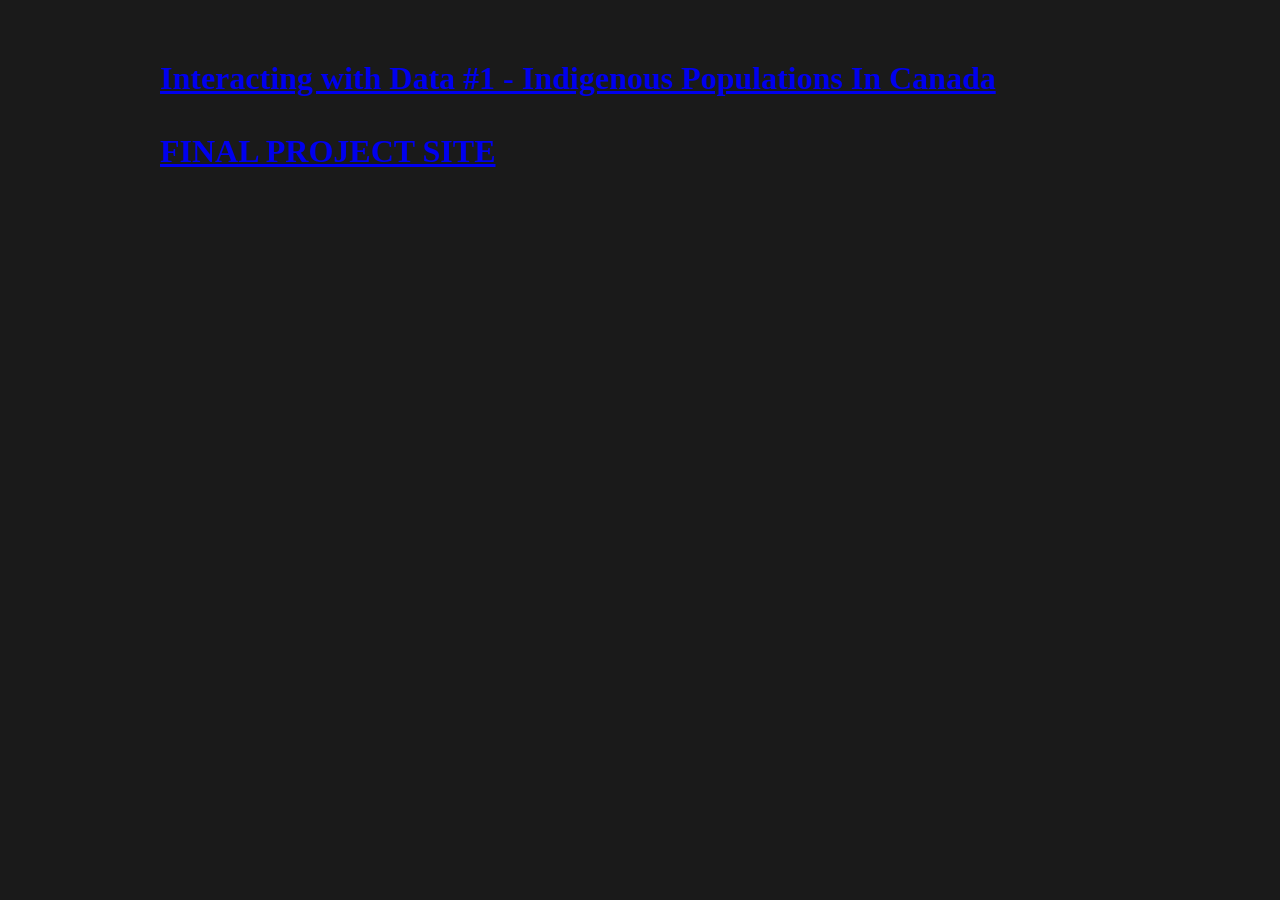
<file: index.html>
<!DOCTYPE html>
<html lang="en">
<head>
    <meta charset="UTF-8">
    <meta name="viewport" content="width=device-width, initial-scale=1.0">
    <link rel="stylesheet" href="style.css">
    <title>DataViz - Homepage</title>
</head>
<body>
    <a href="indigenous.html"><h1>Interacting with Data #1 - Indigenous Populations In Canada</h1></a>
    <a href="ghg_report.html"><h1>FINAL PROJECT SITE</h1></a>
</body>
</html>
</file>
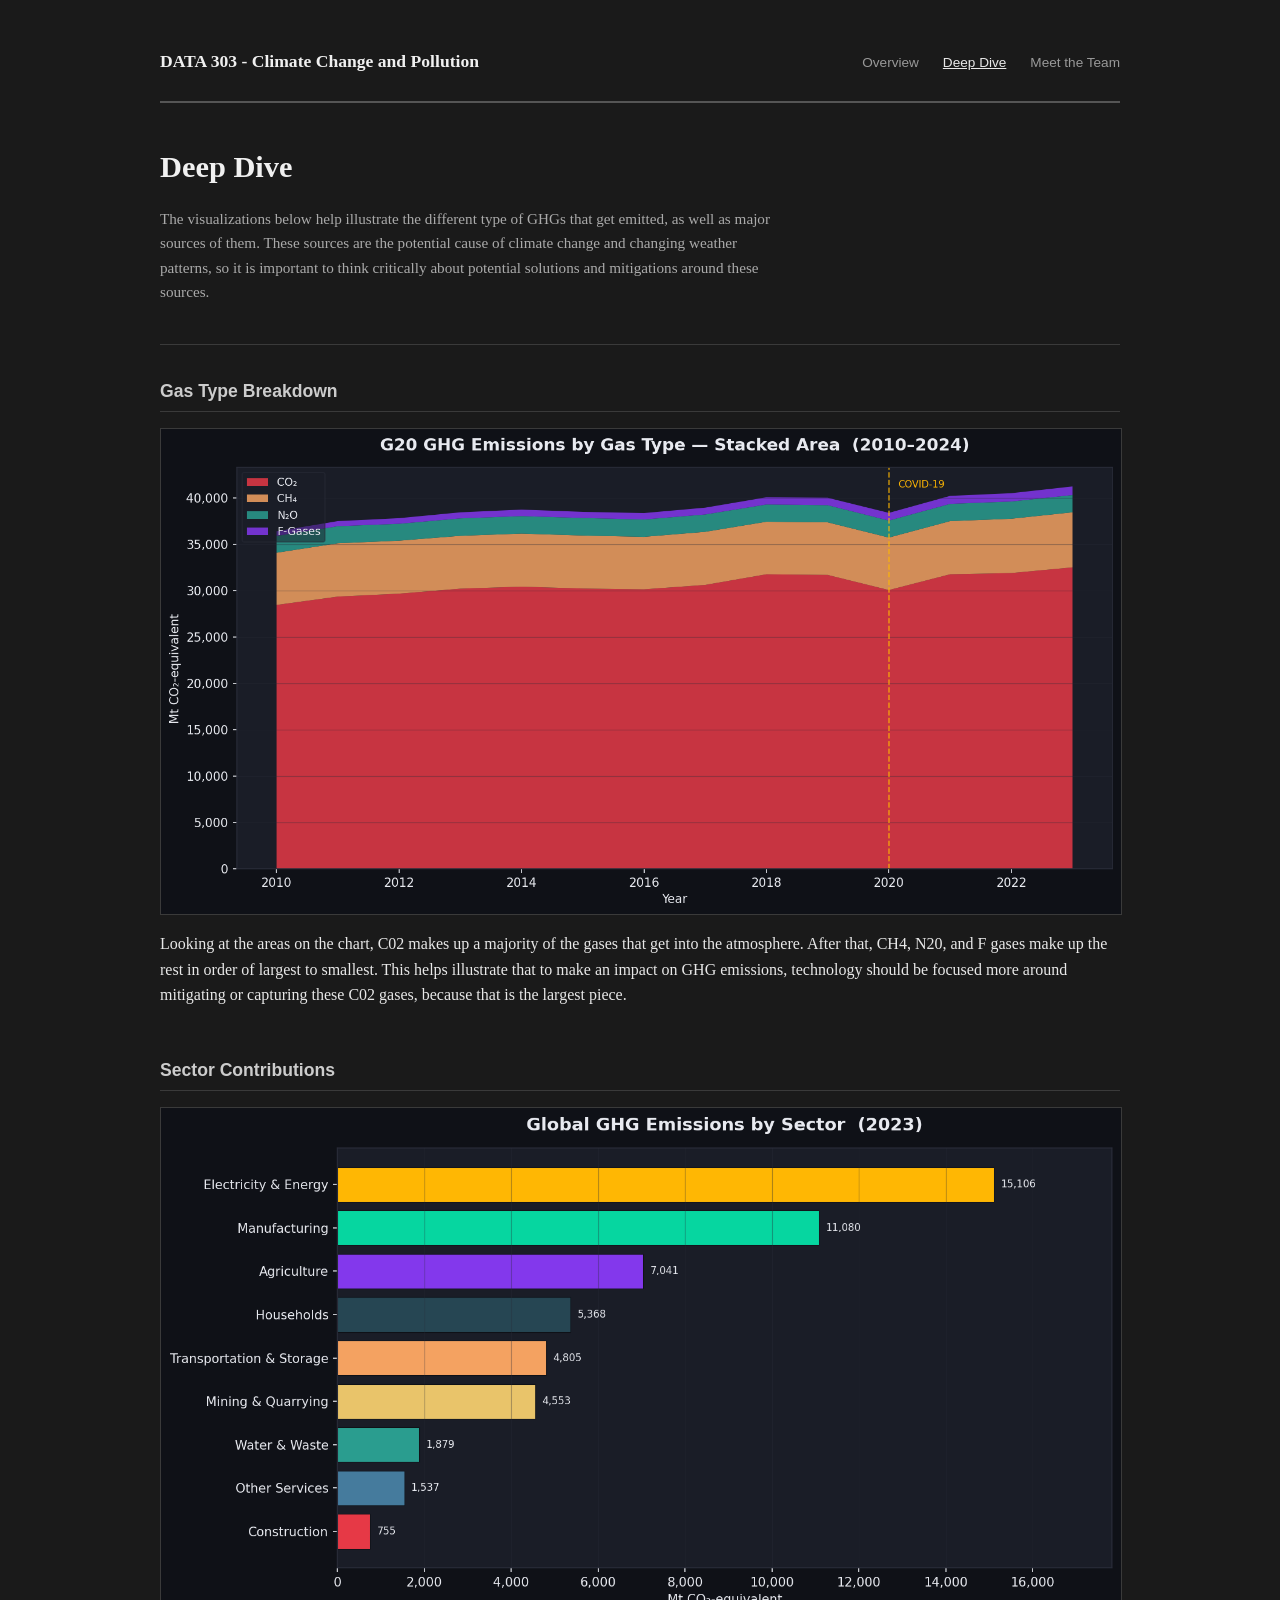
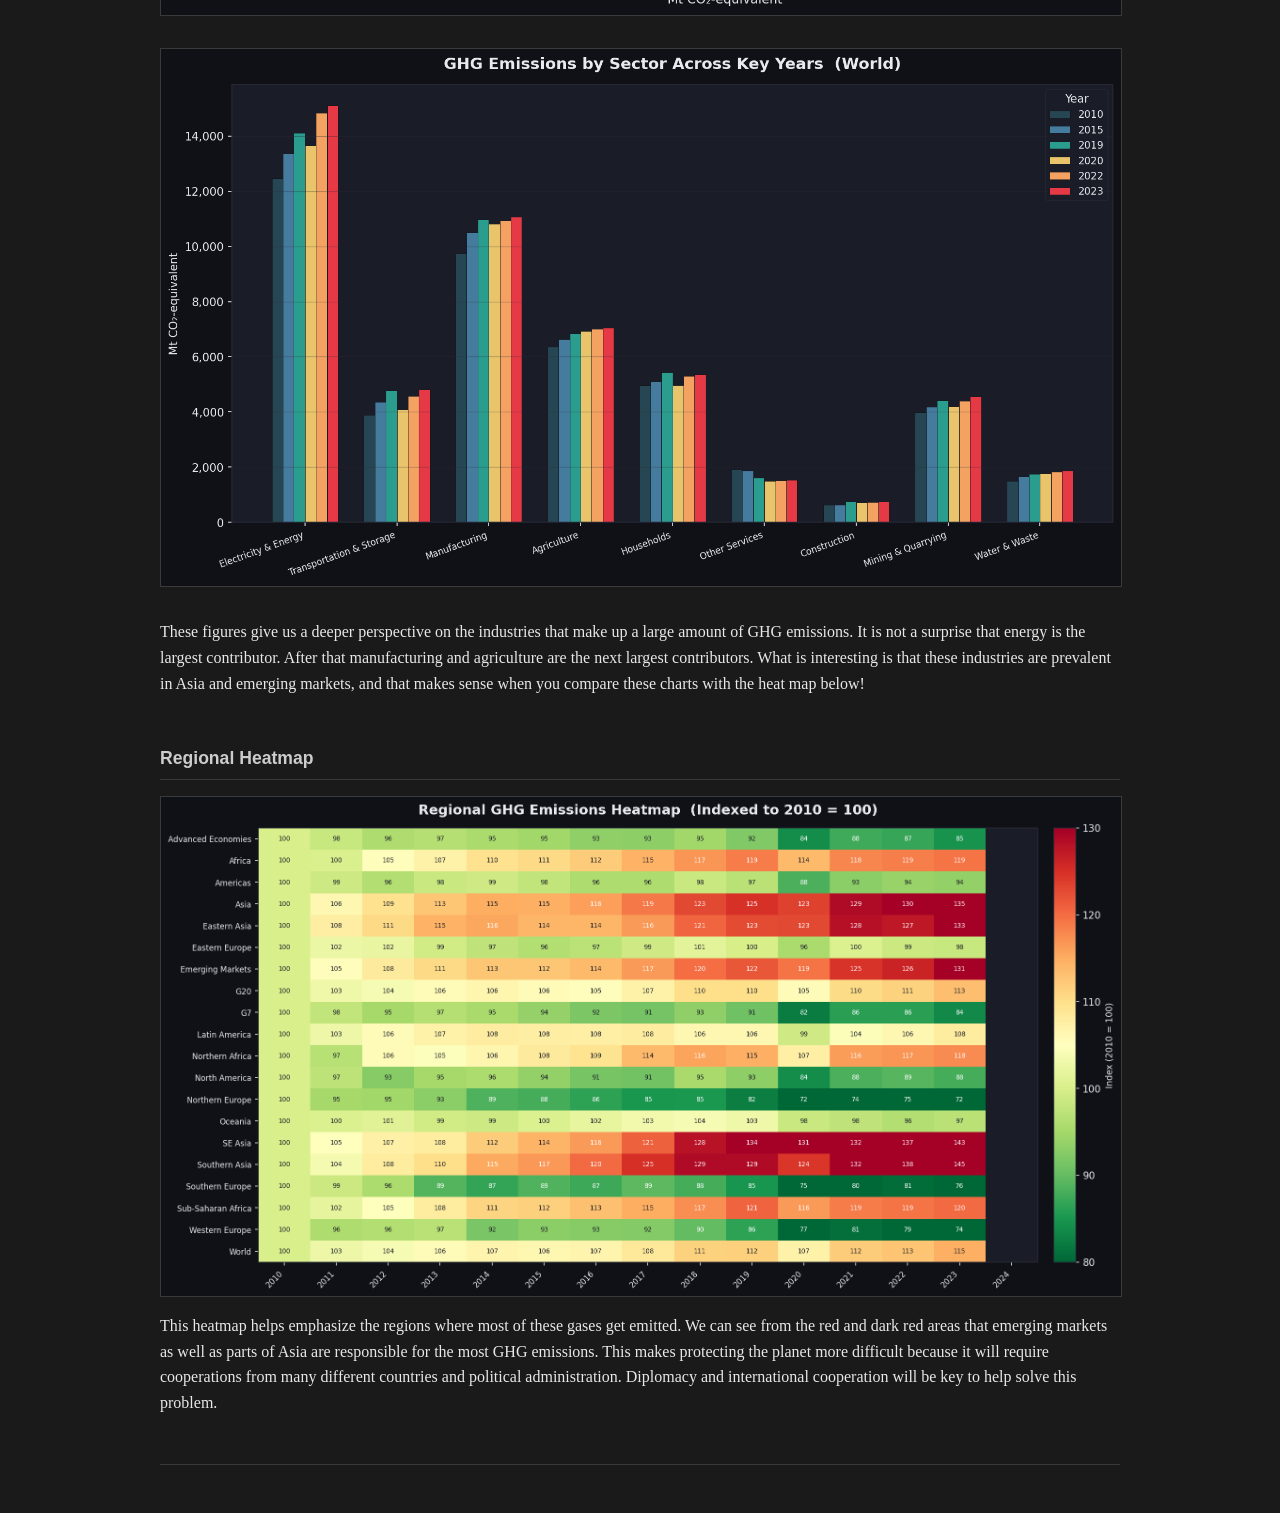
<file: deep_dive.html>
<!DOCTYPE html>
<html lang="en">
<head>
  <meta charset="UTF-8" />
  <meta name="viewport" content="width=device-width, initial-scale=1.0" />
  <link rel="stylesheet" href="style.css">
  <title>Deep Dive</title>
</head>
<body>

<nav>
  <h1>DATA 303 - Climate Change and Pollution</h1>
  <ul>
    <li><a href="ghg_report.html">Overview</a></li>
    <li><a href="#" class="active">Deep Dive</a></li>
    <li><a href="team.html" >Meet the Team</a></li>
  </ul>
</nav>

<div id="p2">

  <div class="page-header">
    <h2>Deep Dive</h2>
    <p>The visualizations below help illustrate the different type of GHGs that get emitted, as well as major sources of them.
    These sources are the potential cause of climate change and changing weather patterns, so it is important to think critically about
    potential solutions and mitigations around these sources.</p>
  </div>

  <div class="section">
    <h3>Gas Type Breakdown</h3>
    <div class="chart-block">
      <img src="02_gas_type_stacked_area.png" alt="Gas type stacked area" onclick="openLightbox(this.src)" />
      <p>
        Looking at the areas on the chart, C02 makes up a majority of the gases that get into the atmosphere. After that, CH4, N20, and F gases make up the rest in order of largest to smallest.
        This helps illustrate that to make an impact on GHG emissions, technology should be focused more around mitigating or capturing these C02 gases, because that is the largest piece.
      </p>
    </div>
  </div>

  <div class="section">
    <h3>Sector Contributions</h3>
      <div class="chart-block">
        <img src="03_sector_contributions.png" alt="Sector contributions" onclick="openLightbox(this.src)" />
      </div>
      <div class="chart-block">
        <img src="07_sector_race_grouped_bar.png" alt="Sector race grouped bar" onclick="openLightbox(this.src)" />
      </div>
    <p>
        These figures give us a deeper perspective on the industries that make up a large amount of GHG emissions. It is not a surprise that energy is the largest contributor.
        After that manufacturing and agriculture are the next largest contributors. What is interesting is that these industries are prevalent
        in Asia and emerging markets, and that makes sense when you compare these charts with the heat map below!
    </p>
  </div>

  <div class="section">
    <h3>Regional Heatmap</h3>
    <div class="chart-block">
      <img src="06_regional_heatmap.png" alt="Regional heatmap" onclick="openLightbox(this.src)" />
      <p>
        This heatmap helps emphasize the regions where most of these gases get emitted. We can see from the red and dark red areas
        that emerging markets as well as parts of Asia are responsible for the most GHG emissions. This makes protecting the planet more difficult
        because it will require cooperations from many different countries and political administration. Diplomacy and international cooperation will
        be key to help solve this problem.
      </p>
    </div>
  </div>

  <footer>
    
  </footer>
</div>

</body>
</html>
</file>
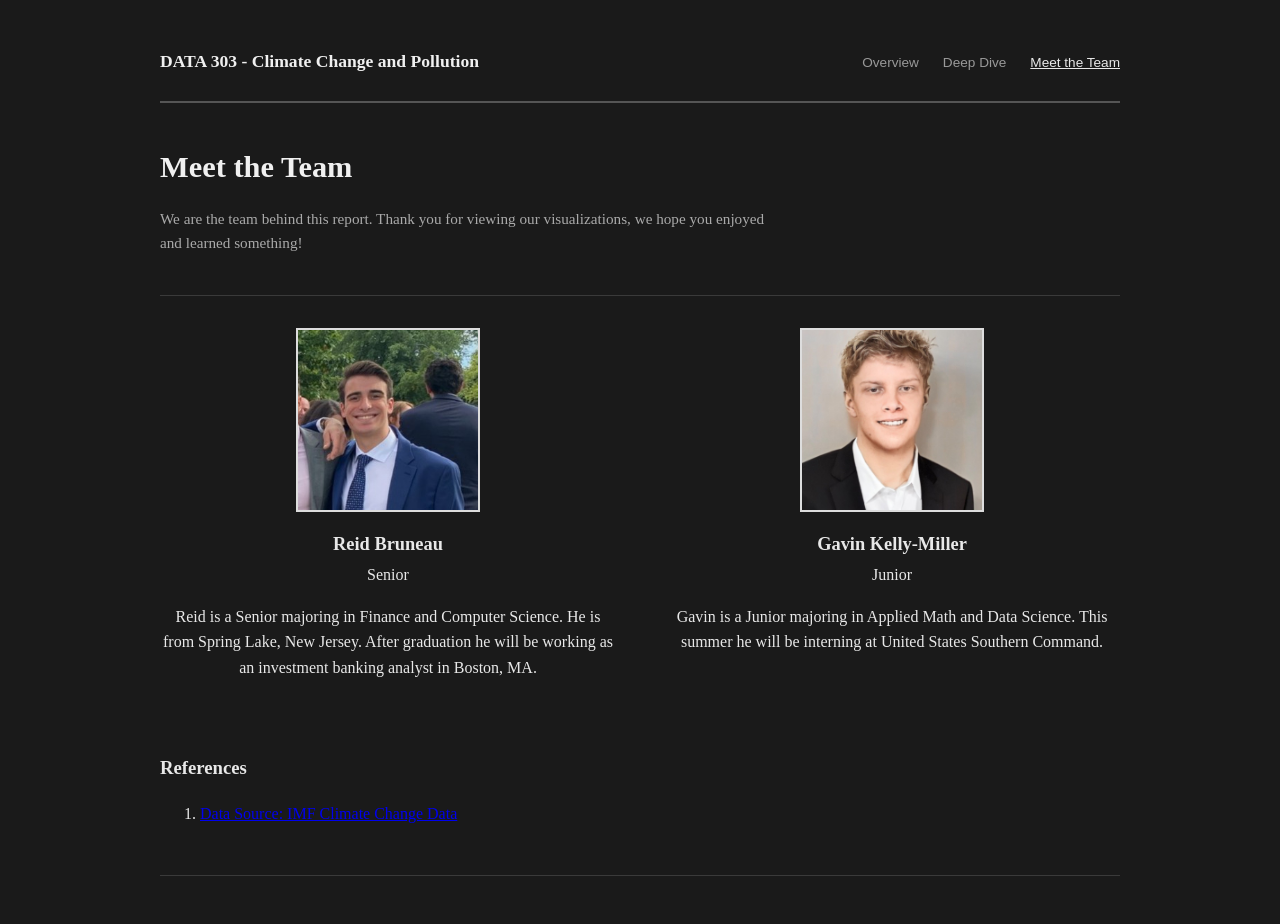
<file: team.html>
<!DOCTYPE html>
<html lang="en">
<head>
  <meta charset="UTF-8" />
  <meta name="viewport" content="width=device-width, initial-scale=1.0" />
  <link rel="stylesheet" href="style.css">
  <title>Meet the Team</title>
</head>
<body>

<nav>
  <h1>DATA 303 - Climate Change and Pollution</h1>
  <ul>
    <li><a href="ghg_report.html">Overview</a></li>
    <li><a href="deep_dive.html">Deep Dive</a></li>
    <li><a href="#" class="active">Meet the Team</a></li>
  </ul>
</nav>

<div class="page-header">
  <h2>Meet the Team</h2>
  <p>We are the team behind this report. Thank you for viewing our visualizations, we hope you enjoyed and learned something!</p>
</div>

<div class="team-grid">

  <div class="team-member">
    <div class="headshot-wrap">
      <img src="reidHeadshot.jpeg" alt="Reid Bruneau">
    </div>
    <div class="member-name">Reid Bruneau</div>
    <div class="member-role">Senior</div>
    <p>
      Reid is a Senior majoring in Finance and Computer Science. He is from Spring Lake, New Jersey. After graduation he
      will be working as an investment banking analyst in Boston, MA.
    </p>
  </div>

  <div class="team-member">
    <div class="headshot-wrap">
        <img src="gavinHeadshot.jpeg" alt="Gavin Kelly-Miller">
    </div>
    <div class="member-name">Gavin Kelly-Miller</div>
    <div class="member-role">Junior</div>
    <p>
      Gavin is a Junior majoring in Applied Math and Data Science. This summer he will be interning at United States Southern Command.
    </p>
  </div>
</div>
<div class="references-section">
  <h3>References</h3>
  <ol class="references-list">
    <li><p><a href="https://climatedata.imf.org/pages/climatechange-data">Data Source: IMF Climate Change Data</a></p></li>
  </ol>
</div>

<footer>
  
</footer>

</body>
</html>
</file>
<file: style.css>
body {
      font-family: Georgia, serif;
      max-width: 960px;
      margin: 0 auto;
      padding: 2rem 1.5rem;
      background: #1a1a1a;
      color: #e8e8e8;
      line-height: 1.6;
}

nav {
    border-bottom: 2px solid #555;
    padding-bottom: 0.75rem;
    margin-bottom: 2.5rem;
    display: flex;
    align-items: baseline;
    justify-content: space-between;
}

nav h1 { font-size: 1.1rem; font-weight: bold; color: #f0f0f0; }

nav ul { list-style: none; display: flex; gap: 1.5rem; padding: 0; margin: 0; }

nav a {
    text-decoration: none;
    color: #999;
    font-family: sans-serif;
    font-size: 0.85rem;
}

nav a:hover, nav a.active { color: #e8e8e8; text-decoration: underline; }

.page { display: none; }
.page.active { display: block; }

.page-header {
    margin-bottom: 2rem;
    border-bottom: 1px solid #3a3a3a;
    padding-bottom: 1.5rem;
}

.page-header h2 { font-size: 1.9rem; margin-bottom: 0.4rem; color: #f0f0f0; }

.page-header p { color: #aaa; font-size: 0.95rem; max-width: 620px; }

.stats-row { display: flex; gap: 2rem; margin-bottom: 2rem; flex-wrap: wrap; }

.stat { border-left: 3px solid #777; padding-left: 0.75rem; }

.stat-value { font-size: 1.5rem; font-weight: bold; display: block; color: #f0f0f0; }

.stat-label {
    font-family: sans-serif;
    font-size: 0.75rem;
    color: #888;
    text-transform: uppercase;
    letter-spacing: 0.05em;
}

.callouts {
    display: grid;
    grid-template-columns: repeat(3, 1fr);
    gap: 1rem;
    margin-bottom: 2.5rem;
}

.callout {
    background: #252525;
    border: 1px solid #3a3a3a;
    padding: 1rem 1.1rem;
    font-family: sans-serif;
    font-size: 0.85rem;
    color: #ccc;
}

.callout strong { display: block; font-size: 1.4rem; margin-bottom: 0.3rem; font-family: Georgia, serif; color: #f0f0f0; }

.callout-label {
    font-size: 0.7rem;
    text-transform: uppercase;
    letter-spacing: 0.06em;
    color: #777;
    margin-bottom: 0.4rem;
    display: block;
}

.section { margin-bottom: 3rem; }

.section h3 {
    font-size: 1.1rem;
    border-bottom: 1px solid #3a3a3a;
    padding-bottom: 0.4rem;
    margin-bottom: 1rem;
    font-family: sans-serif;
    font-weight: 600;
    color: #ccc;
}

.chart-block { margin-bottom: 2rem; }

.chart-block img {
    width: 100%;
    height: auto;
    display: block;
    border: 1px solid #3a3a3a;
    cursor: zoom-in;
}

.chart-caption { font-family: sans-serif; font-size: 0.8rem; color: #888; margin-top: 0.5rem; line-height: 1.5; }

.chart-caption strong { color: #bbb; display: block; margin-bottom: 0.15rem; }

.chart-grid-2 { display: grid; grid-template-columns: 1fr 1fr; gap: 1.5rem; }

.lightbox {
    display: none;
    position: fixed;
    inset: 0;
    background: rgba(0,0,0,0.92);
    z-index: 999;
    align-items: center;
    justify-content: center;
    cursor: zoom-out;
}

.lightbox.open { display: flex; }

.lightbox img { max-width: 95vw; max-height: 92vh; object-fit: contain; border: 1px solid #555; }

.lightbox-close {
    position: fixed;
    top: 1rem; right: 1.2rem;
    color: #ccc;
    font-family: sans-serif;
    font-size: 0.8rem;
    cursor: pointer;
    background: #333;
    padding: 0.3rem 0.7rem;
    border: 1px solid #555;
}

footer {
    margin-top: 3rem;
    border-top: 1px solid #3a3a3a;
    padding-top: 1rem;
    font-family: sans-serif;
    font-size: 0.75rem;
    color: #666;
}

.team-grid {
      display: grid;
      grid-template-columns: 1fr 1fr;
      gap: 2.5rem 3rem;
      margin-bottom: 3.5rem;
}

.team-member {
    display: flex;
    flex-direction: column;
    align-items: center;
    text-align: center;
}

.headshot-wrap {
    width: 180px;
    height: 180px;
    overflow: hidden;
    border: 2px solid #ddd;
    margin-bottom: 1.1rem;
    background: #f0f0f0;
    display: flex;
    align-items: center;
    justify-content: center;
    flex-shrink: 0;
}

.headshot-wrap img {
    width: 100%;
    height: 100%;
    object-fit: cover;
    display: block;
}

.member-name {
    font-size: 1.15rem;
    font-weight: bold;
    font-family: Georgia, serif;
    margin-bottom: 0.2rem;
}

@media (max-width: 640px) {
    .callouts, .chart-grid-2 { grid-template-columns: 1fr; }
    .stats-row { gap: 1.2rem; }
}
</file>
